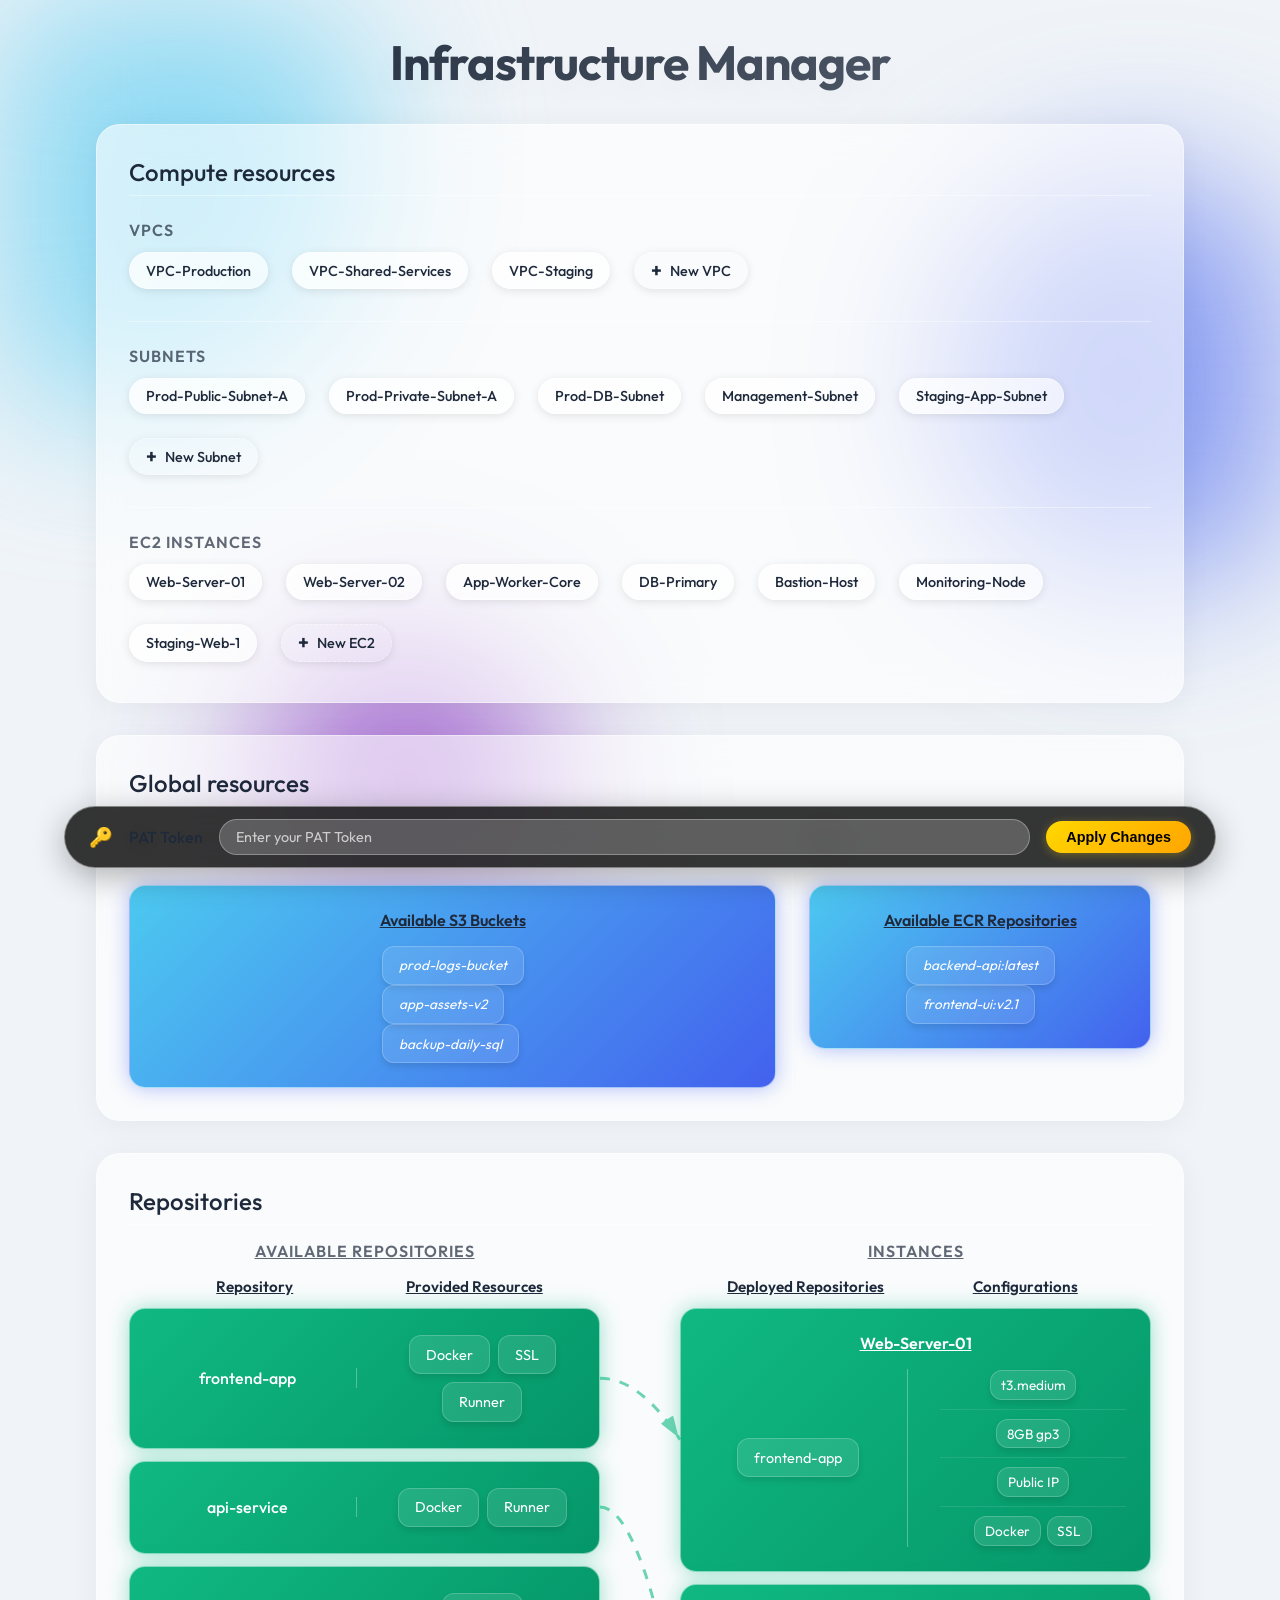
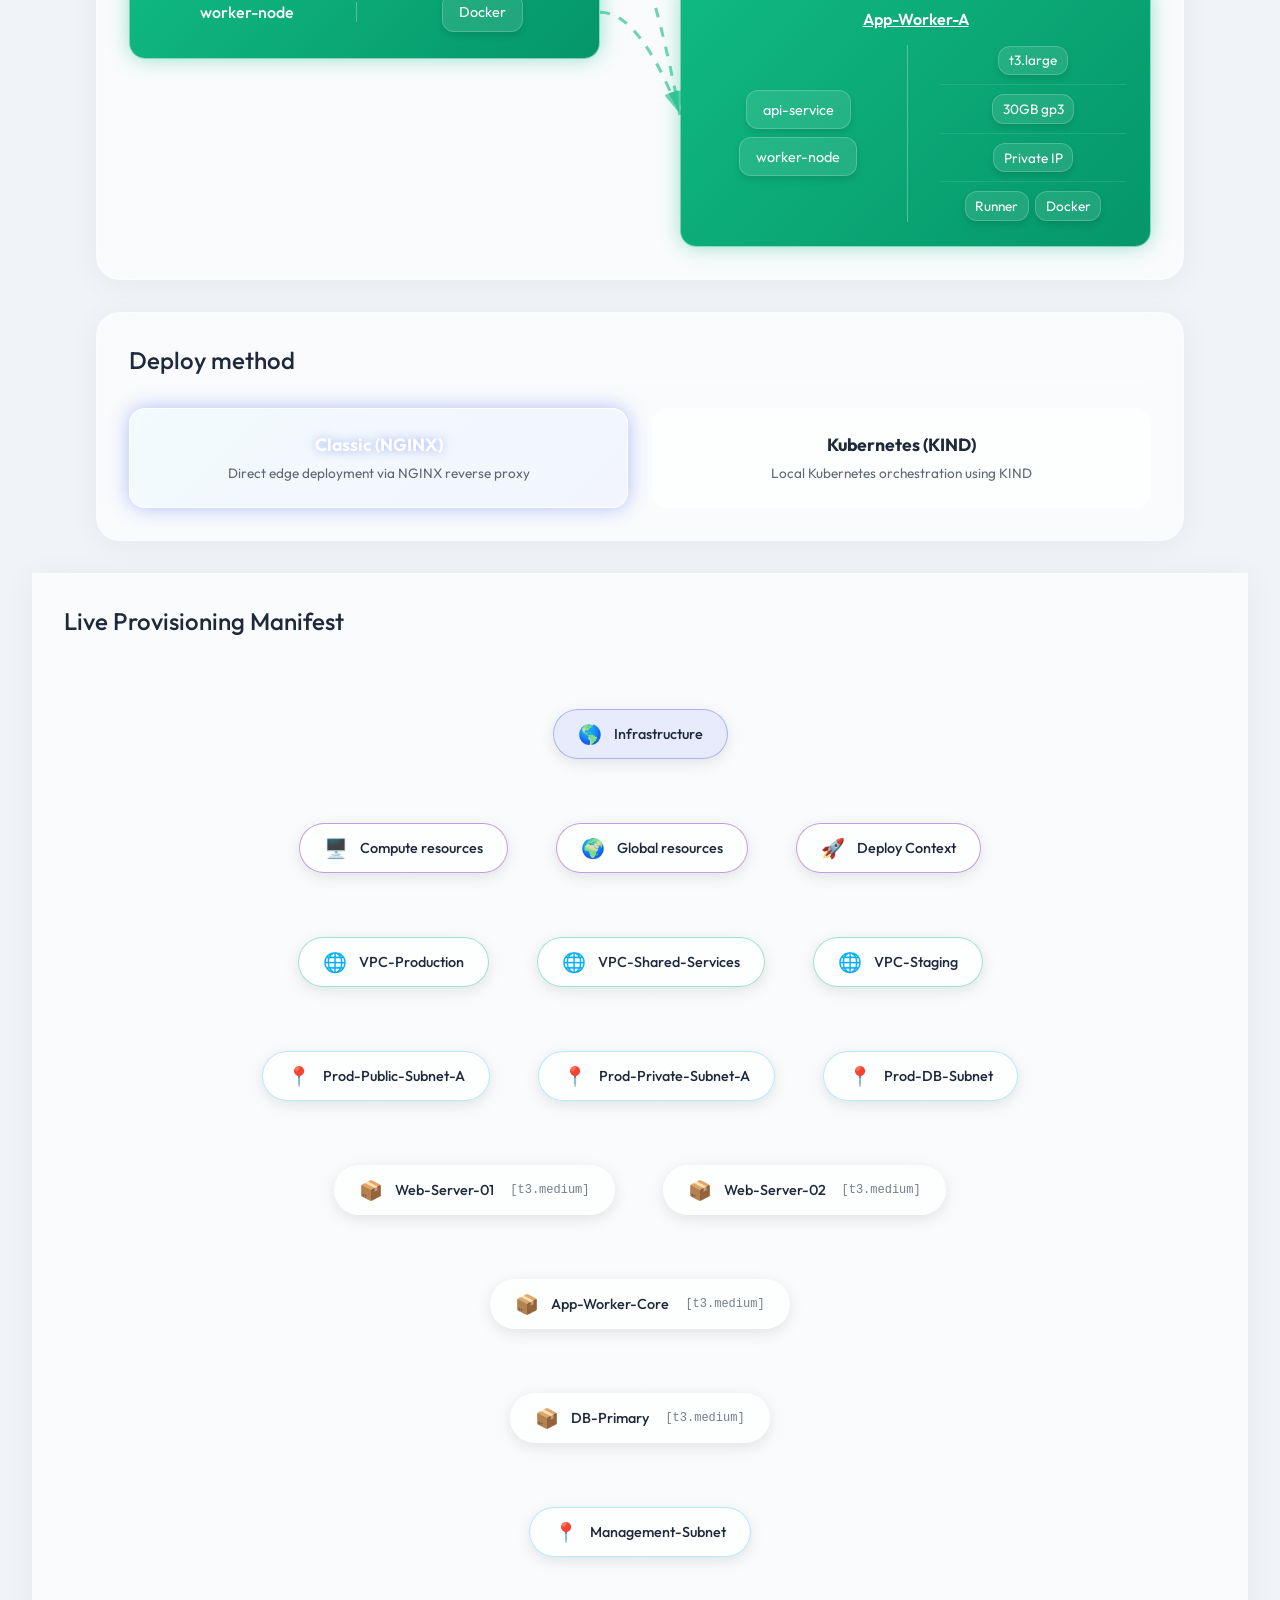
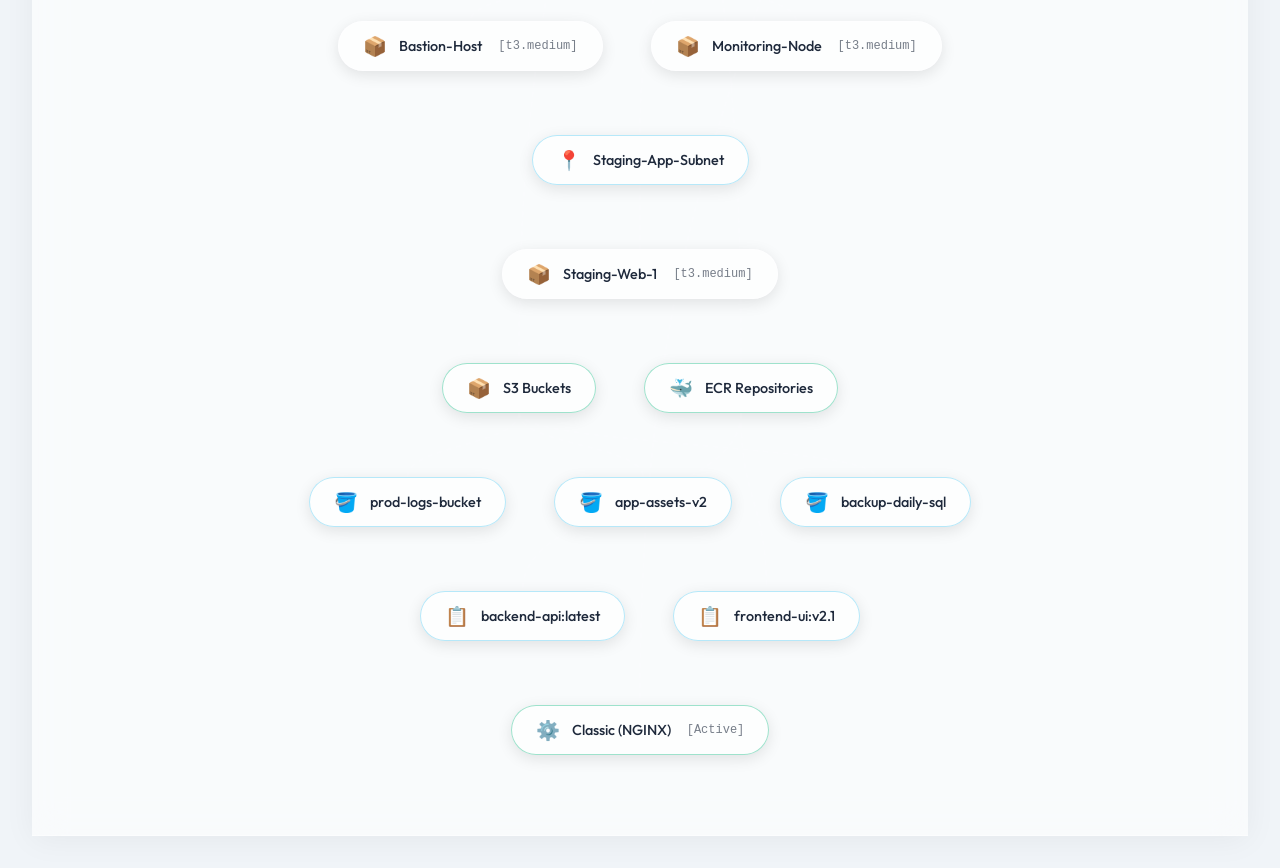
<file: docs/index.html>
<!DOCTYPE html>
<html lang="en">

<head>
    <meta charset="UTF-8">
    <meta name="viewport" content="width=device-width, initial-scale=1.0">
    <meta name="color-scheme" content="light dark">
    <title>Infrastructure Manager</title>
    <link rel="preconnect" href="https://fonts.googleapis.com">
    <link rel="preconnect" href="https://fonts.gstatic.com" crossorigin>
    <link href="https://fonts.googleapis.com/css2?family=Outfit:wght@300;400;500;600;700&display=swap" rel="stylesheet">
    <link rel="stylesheet" href="styles.css">
</head>

<body>
    <div class="background-blobs">
        <div class="blob blob-1"></div>
        <div class="blob blob-2"></div>
        <div class="blob blob-3"></div>
    </div>

    <div class="glass-container">
        <header>
            <h1 class="page-title">Infrastructure Manager</h1>
        </header>

        <main class="grid-layout">
            <section class="glass-card">
                <h2>Compute resources</h2>
                <div class="resource-group">
                    <h3 class="group-label">VPCs</h3>
                    <div class="chip-container" id="vpc-chips">
                    </div>
                </div>

                <div class="resource-group">
                    <h3 class="group-label">Subnets</h3>
                    <div class="chip-container" id="subnet-chips">
                    </div>
                </div>

                <div class="resource-group">
                    <h3 class="group-label">EC2 Instances</h3>
                    <div class="chip-container" id="ec2-chips">
                    </div>
                </div>
            </section>

            <section class="glass-card">
                <h2>Global resources</h2>
                <div class="global-resources-split">
                    <div class="global-section">
                        <div class="global-section-header">
                            <div style="display: flex; align-items: center;">
                                <h3 class="group-label" style="margin-bottom: 0;">S3</h3>
                                <span id="s3-help-icon"></span>
                            </div>
                            <div id="s3-counter"></div>
                        </div>
                        <div class="chip-container" id="s3-chips"></div>
                        <div class="active-blue-container" id="s3-available-container" style="margin-top: 1rem;">
                            <div
                                style="font-weight: 600; margin-bottom: 0.5rem; text-decoration: underline; text-align: center;">
                                Available
                                S3 Buckets</div>
                            <div id="s3-available-list"
                                style="color: var(--text-muted); font-style: italic; text-align: center;">No
                                resources created yet</div>
                        </div>
                    </div>
                    <div class="global-section">
                        <div class="global-section-header">
                            <div style="display: flex; align-items: center;">
                                <h3 class="group-label" style="margin-bottom: 0;">ECR</h3>
                                <span id="ecr-help-icon"></span>
                            </div>
                            <div id="ecr-counter"></div>
                        </div>
                        <div class="chip-container" id="ecr-chips"></div>
                        <div class="active-blue-container" id="ecr-available-container" style="margin-top: 1rem;">
                            <div
                                style="font-weight: 600; margin-bottom: 0.5rem; text-decoration: underline; text-align: center;">
                                Available
                                ECR Repositories</div>
                            <div id="ecr-available-list"
                                style="color: var(--text-muted); font-style: italic; text-align: center;">No
                                resources created yet</div>
                        </div>
                    </div>
                </div>
            </section>

            <section class="glass-card">
                <h2>Repositories</h2>
                <div class="repositories-layout" style="position: relative;">
                    <!-- SVG Overlay for connections -->
                    <svg id="connection-svg"
                        style="position: absolute; top: 0; left: 0; width: 100%; height: 100%; pointer-events: none; z-index: 10;">
                        <defs>
                            <marker id="arrowhead" markerWidth="10" markerHeight="7" refX="10" refY="3.5" orient="auto">
                                <path d="M 2 1.5 Q 2 1 2.5 1.2 L 8.5 3.3 Q 9 3.5 8.5 3.7 L 2.5 5.8 Q 2 6 2 5.5 Z"
                                    fill="#10b981" />
                            </marker>
                        </defs>


                    </svg>

                    <!-- Available Repositories Section -->
                    <div class="repo-column" style="position: relative; z-index: 2;">
                        <h3 class="group-label"
                            style="text-align: center; text-decoration: underline; margin-bottom: 1rem;">Available
                            repositories</h3>

                        <!-- Table Header -->
                        <div class="table-header-row">
                            <div class="header-item">Repository</div>
                            <div class="header-item">Provided Resources</div>
                        </div>

                        <!-- Container List (will be populated dynamically) -->
                        <div id="available-repos-list" class="repo-rows-container">
                            <!-- Placeholder when empty -->
                            <div class="active-green-container placeholder-row" style="margin-top: 0;">
                                <div
                                    style="color: var(--text-muted); font-style: italic; text-align: center; width: 100%;">
                                    No repositories available yet</div>
                            </div>
                        </div>
                    </div>


                    <!-- Instances Section -->
                    <div class="repo-column" style="position: relative; z-index: 2;">
                        <h3 class="group-label"
                            style="text-align: center; text-decoration: underline; margin-bottom: 1rem;">Instances</h3>

                        <!-- Table Header -->
                        <div class="table-header-row">
                            <div class="header-item">Deployed Repositories</div>
                            <div class="header-item">Configurations</div>
                        </div>

                        <!-- Dynamic Instances List -->
                        <div id="instances-list-container" class="repo-rows-container">
                            <!-- Placeholder -->
                            <div class="active-green-container placeholder-row" style="margin-top: 0;">
                                <div
                                    style="color: var(--text-muted); font-style: italic; text-align: center; width: 100%;">
                                    No instances available yet</div>
                            </div>
                        </div>
                    </div>
                </div>
            </section>

            <section class="glass-card">
                <h2>Deploy method</h2>
                <div class="deploy-method-container">
                    <div class="deploy-option active" id="deploy-classic" onclick="selectDeployMethod('classic')">
                        <div class="option-title">Classic (NGINX)</div>
                        <div class="option-description">Direct edge deployment via NGINX reverse proxy</div>
                    </div>
                    <div class="deploy-option" id="deploy-kubernetes" onclick="selectDeployMethod('kubernetes')">
                        <div class="option-title">Kubernetes (KIND)</div>
                        <div class="option-description">Local Kubernetes orchestration using KIND</div>
                    </div>
                </div>
            </section>


            <section class="glass-card full-width">
                <h2>Live Provisioning Manifest</h2>
                <div id="manifest-tree-root" class="manifest-tree-container">
                    <svg id="manifest-svg" class="manifest-svg-layer"></svg>
                    <!-- Tree levels will be rendered here -->
                </div>

            </section>

        </main>

        <!-- Floating PAT Token Bar -->
        <div class="pat-floating-bar glass-panel">
            <span class="pat-icon">🔑</span>
            <span class="pat-label">PAT Token</span>
            <input type="password" class="glass-input pat-input" placeholder="Enter your PAT Token"
                aria-label="PAT Token">
            <button class="glass-btn primary-btn pat-apply-btn">Apply Changes</button>
        </div>
    </div>

    <script src="script.js"></script>
</body>

</html>
</file>
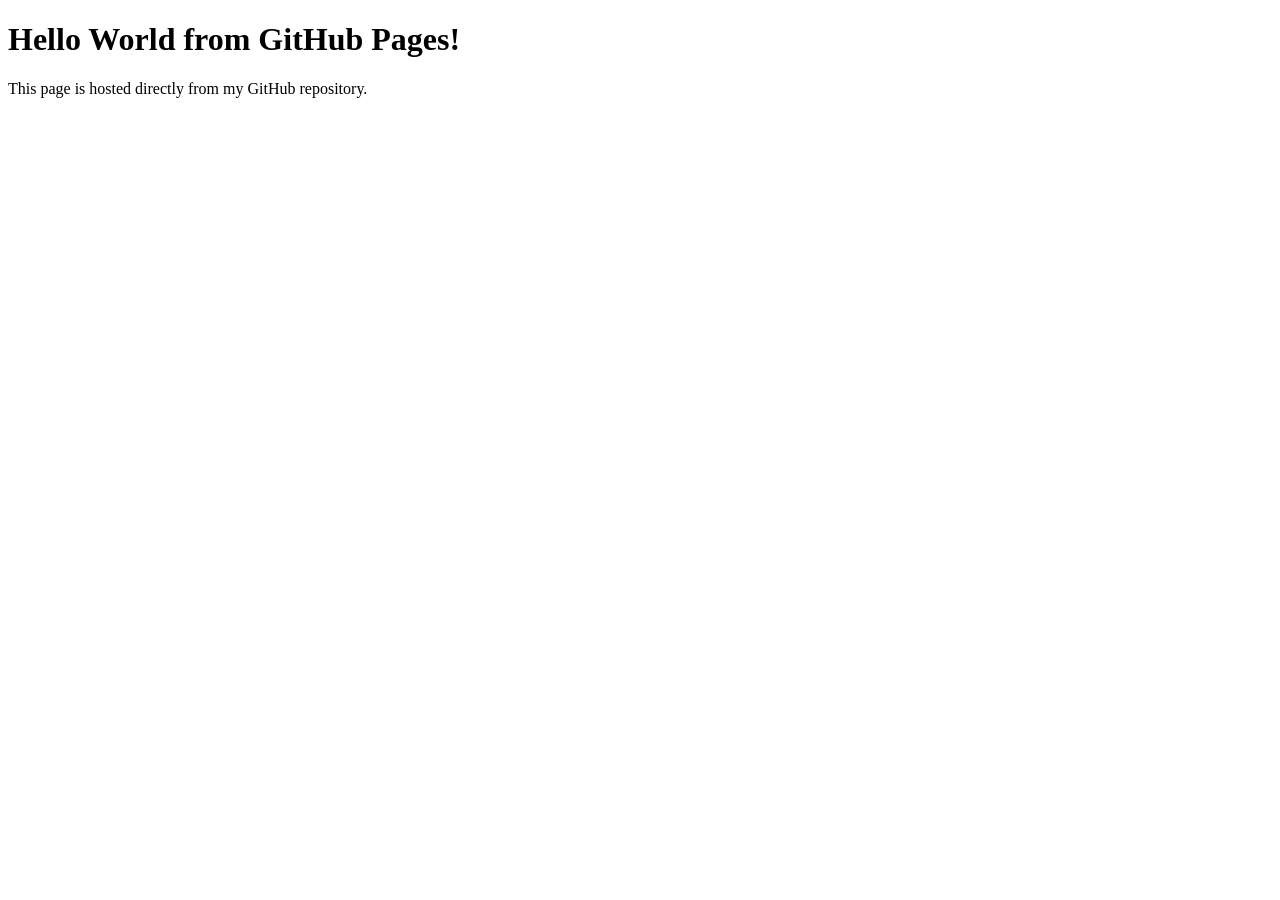
<file: githubPage/index.html>
<!DOCTYPE html>
<html lang="en">
<head>
    <meta charset="UTF-8">
    <title>My GitHub Page</title>
</head>
<body>
    <h1>Hello World from GitHub Pages!</h1>
    <p>This page is hosted directly from my GitHub repository.</p>
</body>
</html>
</file>
<file: docs/styles.css>
:root {
    /* Core - Default (Dark Mode) */
    --primary-font: 'Outfit', sans-serif;
    --bg-color: #0f172a;
    --glass-bg: rgba(255, 255, 255, 0.05);
    --glass-border: rgba(255, 255, 255, 0.1);
    --glass-highlight: rgba(255, 255, 255, 0.2);
    --text-color: #ffffff;
    --text-muted: rgba(255, 255, 255, 0.7);
    --shadow-color: rgba(0, 0, 0, 0.1);

    /* Blobs */
    --blob-color-1: #4361ee;
    --blob-color-2: #3a0ca3;
    --blob-color-3: #7209b7;

    /* Green Blobs for Repositories */
    --green-blob-1: #10b981;
    --green-blob-2: #059669;

    /* Functional */
    --input-bg: rgba(255, 255, 255, 0.1);
    --input-border: rgba(255, 255, 255, 0.3);

    /* Validation */
    --success-bg: rgba(16, 185, 129, 0.2);
    --success-border: rgba(16, 185, 129, 0.5);
    --error-bg: rgba(239, 68, 68, 0.2);
    --error-border: rgba(239, 68, 68, 0.5);
}

@media (prefers-color-scheme: light) {
    :root {
        /* Core - Light Mode */
        --bg-color: #f0f4f8;
        /* Light blue-ish gray */
        --glass-bg: rgba(255, 255, 255, 0.6);
        /* More opaque for light mode */
        --glass-border: rgba(255, 255, 255, 0.4);
        --glass-highlight: rgba(255, 255, 255, 0.8);
        --text-color: #1e293b;
        /* Slate 800 */
        --text-muted: rgba(30, 41, 59, 0.7);
        --shadow-color: rgba(0, 0, 0, 0.05);

        /* Blobs - Slightly lighter/more pastel or keep vibrant? 
           Keeping vibrant but adjusting opacity in usage if needed, 
           or we can shift colors slightly. */
        --blob-color-1: #4cc9f0;
        --blob-color-2: #4361ee;
        --blob-color-3: #7209b7;

        /* Functional */
        --input-bg: rgba(255, 255, 255, 0.5);
        --input-border: rgba(148, 163, 184, 0.4);

        /* Validation - Light Mode Adjustments */
        --success-bg: rgba(16, 185, 129, 0.15);
        --success-border: rgba(16, 185, 129, 0.8);
        --error-bg: rgba(239, 68, 68, 0.15);
        --error-border: rgba(239, 68, 68, 0.8);
    }
}

* {
    margin: 0;
    padding: 0;
    box-sizing: border-box;
}

body {
    font-family: var(--primary-font);
    background-color: var(--bg-color);
    /* Dark base */
    color: var(--text-color);
    min-height: 100vh;
    overflow-x: hidden;
    position: relative;
}

/* Liquid Background Animation */
.background-blobs {
    position: fixed;
    top: 0;
    left: 0;
    width: 100%;
    height: 100%;
    z-index: -1;
    overflow: hidden;
    filter: blur(80px);
}

.blob {
    position: absolute;
    border-radius: 50%;
    opacity: 0.6;
    animation: float 10s infinite ease-in-out alternate;
}

.blob-1 {
    width: 500px;
    height: 500px;
    background: var(--blob-color-1);
    top: -10%;
    left: -10%;
}

.blob-2 {
    width: 400px;
    height: 400px;
    background: var(--blob-color-2);
    top: 20%;
    right: -5%;
    animation-duration: 12s;
    animation-delay: -2s;
}

.blob-3 {
    width: 300px;
    height: 300px;
    background: var(--blob-color-3);
    bottom: -5%;
    left: 20%;
    animation-duration: 8s;
    animation-delay: -4s;
}

@keyframes float {
    0% {
        transform: translate(0, 0) scale(1);
    }

    100% {
        transform: translate(30px, 50px) scale(1.1);
    }
}

/* Glassmorphism Container */
.glass-container {
    width: 90%;
    margin: 0 auto;
    padding: 2rem;
    z-index: 1;
}

header {
    margin-bottom: 2rem;
    text-align: center;
}

.page-title {
    font-size: 3rem;
    font-weight: 700;
    letter-spacing: -1px;
    background: linear-gradient(135deg, var(--text-color) 0%, var(--text-muted) 100%);
    -webkit-background-clip: text;
    background-clip: text;
    -webkit-text-fill-color: transparent;
    text-shadow: 0 10px 30px var(--shadow-color);
}

/* Grid Layout */
.grid-layout {
    display: flex;
    flex-direction: column;
    gap: 2rem;
}

.glass-card {
    background: var(--glass-bg);
    backdrop-filter: blur(16px);
    -webkit-backdrop-filter: blur(16px);
    border: 1px solid var(--glass-border);
    border-radius: 24px;
    padding: 2rem;
    box-shadow: 0 4px 30px var(--shadow-color);
    transition: transform 0.3s ease, box-shadow 0.3s ease;
    width: 100%;
    position: relative;
    z-index: 1;
}

.glass-card:hover {
    transform: translateY(-5px);
    box-shadow: 0 10px 40px rgba(0, 0, 0, 0.2);
    border-color: var(--glass-highlight);
    z-index: 100;
    /* Ensure tooltips show above other cards */
}

h2 {
    font-size: 1.5rem;
    margin-bottom: 1rem;
    font-weight: 500;
    color: var(--text-color);
    border-bottom: 1px solid var(--glass-border);
    padding-bottom: 0.5rem;
}

.content-placeholder {
    height: 100px;
    background: rgba(255, 255, 255, 0.02);
    border-radius: 12px;
}

/* Chips/Resource Styling */
.resource-group {
    margin-top: 1.5rem;
    padding-bottom: 1.5rem;
    border-bottom: 1px solid var(--glass-border);
}

.resource-group:last-child {
    border-bottom: none;
    padding-bottom: 0;
}

.group-label {
    font-size: 1rem;
    color: var(--text-muted);
    margin-bottom: 0.75rem;
    text-transform: uppercase;
    letter-spacing: 1px;
    font-weight: 600;
}

.chip-container {
    display: flex;
    flex-wrap: wrap;
    gap: 1rem;
}

.glass-chip {
    padding: 0.5rem 1rem;
    border-radius: 9999px;
    /* Pill shape */
    background: linear-gradient(145deg, var(--glass-highlight), var(--glass-bg));
    border: 1px solid var(--glass-border);
    color: var(--text-color);
    font-size: 0.9rem;
    font-weight: 500;
    cursor: pointer;
    transition: all 0.3s cubic-bezier(0.4, 0, 0.2, 1);
    user-select: none;
    display: inline-flex;
    align-items: center;
    gap: 0.5rem;
    box-shadow: 0 2px 10px rgba(0, 0, 0, 0.1);
    margin-right: 0.5rem;
    margin-bottom: 0.5rem;
}

.glass-chip:hover {
    background: linear-gradient(145deg, var(--glass-highlight), var(--glass-bg));
    border-color: var(--text-color);
    transform: translateY(-2px);
    box-shadow: 0 5px 15px rgba(0, 0, 0, 0.2);
}

.glass-chip.active {
    background: linear-gradient(135deg, var(--blob-color-1), var(--blob-color-2));
    border-color: rgba(255, 255, 255, 0.5);
    box-shadow: 0 0 20px rgba(67, 97, 238, 0.4);
    text-shadow: 0 1px 2px rgba(0, 0, 0, 0.3);
}

.new-vpc-chip {
    background: transparent;
    border: 1px dashed rgba(255, 255, 255, 0.4);
}

.new-vpc-chip:hover {
    background: var(--glass-highlight);
    border-color: var(--text-color);
}

.new-resource-input-container {
    margin-top: 1rem;
    animation: fadeIn 0.3s ease;
    position: relative;
    /* Context for tooltip positioning */
    display: block;
    width: 100%;
    box-sizing: border-box;
    /* Wrap input tightly */
}

.glass-input {
    background: var(--input-bg);
    border: 1px solid var(--input-border);
    color: var(--text-color);
    padding: 0.5rem 1rem;
    border-radius: 9999px;
    font-family: var(--primary-font);
    font-size: 0.9rem;
    outline: none;
    width: 250px;
    /* Increased width for better typing */
}

.help-icon {
    display: inline-flex;
    align-items: center;
    justify-content: center;
    width: 24px;
    height: 24px;
    background: var(--glass-bg);
    border: 1px solid var(--glass-border);
    border-radius: 50%;
    margin-left: 0.75rem;
    font-size: 0.8rem;
    font-weight: bold;
    color: var(--text-muted);
    cursor: help;
    transition: all 0.2s ease;
}

.help-icon:hover {
    background: var(--glass-highlight);
    border-color: var(--text-color);
    color: var(--text-color);
}

.confirm-icon {
    display: inline-flex;
    align-items: center;
    justify-content: center;
    width: 24px;
    height: 24px;
    border-radius: 50%;
    margin-left: 0.5rem;
    font-size: 0.8rem;
    font-weight: bold;
    color: #fff;
    cursor: default;
    /* Default to not clickable until valid */
    transition: all 0.2s ease;
    border: 1px solid transparent;
}

.confirm-icon.valid {
    background: var(--success-bg);
    /* Green-500 equivalent */
    border-color: var(--success-border);
    cursor: pointer;
}

.confirm-icon.valid:hover {
    background: var(--success-bg);
    filter: brightness(1.2);
    transform: scale(1.1);
}

.confirm-icon.invalid {
    background: var(--error-bg);
    /* Red-500 equivalent */
    border-color: var(--error-border);
    cursor: not-allowed;
}

.confirm-icon.invalid:hover {
    background: rgba(239, 68, 68, 0.4);
}

.glass-tooltip {
    position: absolute;
    top: 100%;
    left: 260px;
    /* Position to the right or aligned with icon - adjusting to avoid overlap */
    margin-top: 0.5rem;
    background: rgba(15, 23, 42, 0.95);
    backdrop-filter: blur(10px);
    border: 1px solid var(--glass-border);
    padding: 1rem;
    border-radius: 12px;
    font-size: 0.8rem;
    line-height: 1.4;
    color: #cbd5e1;
    width: max-content;
    max-width: 300px;
    z-index: 100;
    box-shadow: 0 4px 20px rgba(0, 0, 0, 0.5);
    pointer-events: none;

    /* Hide by default */
    opacity: 0;
    visibility: hidden;
    transform: translateY(-5px);
    transition: all 0.2s ease;
}

/* Show on hover of the help icon (previous sibling) */
.help-icon:hover+.glass-tooltip {
    opacity: 1;
    visibility: visible;
    transform: translateY(0);
}

.glass-tooltip strong {
    color: #fff;
    display: block;
    margin-bottom: 0.5rem;
    border-bottom: 1px solid rgba(255, 255, 255, 0.1);
    padding-bottom: 0.25rem;
}

.glass-input:focus {
    border-color: #4361ee;
    background: rgba(255, 255, 255, 0.15);
}

.plus-icon {
    font-size: 1.2rem;
    font-weight: 700;
    line-height: 1;
}

/* Responsive */
@media (max-width: 768px) {
    .glass-container {
        width: 95%;
    }

    .page-title {
        font-size: 2rem;
    }
}

/* CIDR Input Styling */
.cidr-container {
    display: flex;
    align-items: center;
    gap: 1.5rem;
    margin-top: 1rem;
    width: 100%;
    flex-wrap: wrap;
    padding-left: 0.5rem;
    animation: fadeIn 0.3s ease;
}

.cidr-label {
    font-weight: 600;
    color: var(--text-muted);
    font-size: 0.9rem;
}

.cidr-radio-group {
    display: flex;
    gap: 1rem;
    align-items: center;
    border-right: 1px solid var(--glass-border);
    padding-right: 1.5rem;
}

/* Remove border from last group if needed, but we have 2 groups then input */
.cidr-radio-group:last-of-type {
    border-right: none;
    padding-right: 0;
}

.radio-wrapper {
    display: flex;
    align-items: center;
    gap: 0.5rem;
    color: var(--text-color);
    font-size: 0.9rem;
    cursor: pointer;
}

.radio-wrapper input[type="radio"] {
    appearance: none;
    -webkit-appearance: none;
    width: 16px;
    height: 16px;
    border: 1px solid var(--glass-border);
    border-radius: 50%;
    background: var(--input-bg);
    position: relative;
    cursor: pointer;
    transition: all 0.2s ease;
}

.radio-wrapper input[type="radio"]:checked {
    border-color: var(--blob-color-1);
    background: var(--blob-color-1);
}

.radio-wrapper input[type="radio"]:checked::after {
    content: '';
    position: absolute;
    top: 50%;
    left: 50%;
    transform: translate(-50%, -50%);
    width: 6px;
    height: 6px;
    background: #fff;
    border-radius: 50%;
}

.cidr-input {
    width: 150px;
    /* Smaller than main name input */
    font-family: monospace;
    font-size: 0.85rem;
    padding: 0.4rem 0.8rem;
}

.active-blue-container {
    background: linear-gradient(135deg, var(--blob-color-1), var(--blob-color-2));
    border: 1px solid rgba(255, 255, 255, 0.5);
    box-shadow: 0 0 20px rgba(67, 97, 238, 0.4);
    border-radius: 16px;
    padding: 1.5rem;
    display: flex;
    flex-direction: column;
    gap: 0.5rem;
    align-items: flex-start;
    animation: fadeIn 0.3s ease;
    margin-top: 1rem;
    width: 100%;
    box-sizing: border-box;
}

/* Adjustments for elements inside the blue container */
.active-blue-container .glass-input {
    background: rgba(255, 255, 255, 0.2);
    border-color: rgba(255, 255, 255, 0.5);
    color: #fff;
}

.active-blue-container .glass-input::placeholder {
    color: rgba(255, 255, 255, 0.6);
}

.active-blue-container .help-icon {
    background: rgba(255, 255, 255, 0.2);
    border-color: rgba(255, 255, 255, 0.5);
    color: #fff;
}

.active-blue-container .cidr-label,
.active-blue-container .radio-wrapper {
    color: #fff;
}

.active-blue-container .radio-wrapper input[type="radio"] {
    background: rgba(255, 255, 255, 0.2);
    border-color: rgba(255, 255, 255, 0.5);
    color: #fff;
}

.active-blue-container .radio-wrapper input[type="radio"]:checked {
    background: #fff;
    border-color: #fff;
}

.active-blue-container .radio-wrapper input[type="radio"]:checked::after {
    background: var(--blob-color-1);
}

/* Split Row for EC2 */
.split-row {
    display: flex;
    width: 100%;
    margin-top: 1.5rem;
    border-top: 1px solid rgba(255, 255, 255, 0.1);
    padding-top: 1.5rem;
}

.split-section {
    flex: 1;
    display: flex;
    flex-direction: column;
    gap: 0.5rem;
    padding: 0 1rem;
}

.split-section:first-child {
    border-right: 1px solid rgba(255, 255, 255, 0.1);
}

.section-title {
    font-size: 0.9rem;
    color: #fff;
    margin: 0 0 0.5rem 0;
    font-weight: 700;
    text-transform: uppercase;
    letter-spacing: 0.05em;
    opacity: 0.9;
    text-align: center;
    text-decoration: underline;
    text-underline-offset: 4px;
    /* Added for better legibility */
}

.action-chip {
    background: rgba(255, 255, 255, 0.1);
    border: 1px solid rgba(255, 255, 255, 0.2);
    padding: 0.6rem 1rem;
    border-radius: 12px;
    font-size: 0.85rem;
    color: #fff;
    cursor: pointer;
    transition: all 0.2s ease;
    text-align: center;
    /* Centered text as per usual chip style */
    user-select: none;
    align-self: center;
    width: fit-content;
    box-shadow: 0 4px 6px rgba(0, 0, 0, 0.1);
    /* Added depth */
}

.action-chip:hover {
    background: rgba(255, 255, 255, 0.2);
    transform: translateY(-2px);
    /* Increased lift */
    box-shadow: 0 6px 12px rgba(0, 0, 0, 0.15);
    /* Stronger shadow */
}

.action-chip.selected {
    background: #fff;
    color: var(--blob-color-1);
    /* Invert colors for selected state on blue bg */
    border-color: #fff;
    font-weight: 600;
    box-shadow: 0 4px 10px rgba(0, 0, 0, 0.1);
}

/* Global Resources Split */
.global-resources-split {
    display: flex;
    width: 100%;
}

.global-section {
    display: flex;
    flex-direction: column;
    padding: 0 1rem;
}

.global-section:first-child {
    width: 65%;
    border-right: 1px solid var(--glass-border);
    padding-left: 0;
}

.global-section:last-child {
    width: 35%;
    padding-right: 0;
}

.global-section-header {
    display: flex;
    justify-content: space-between;
    align-items: center;
    margin-bottom: 0.75rem;
    width: 100%;
}

.global-section-header .group-label {
    margin-bottom: 0;
}

/* Counter Widget */
.counter-widget {
    display: flex;
    align-items: center;
    gap: 0.5rem;
    background: rgba(255, 255, 255, 0.05);
    padding: 0.25rem 0.5rem;
    border-radius: 8px;
    border: 1px solid rgba(255, 255, 255, 0.1);
    width: fit-content;
    /* Ensure it doesn't stretch */
}

.counter-btn {
    width: 24px;
    height: 24px;
    border-radius: 50%;
    border: 1px solid rgba(255, 255, 255, 0.2);
    background: rgba(255, 255, 255, 0.1);
    color: #fff;
    font-size: 0.9rem;
    font-weight: 600;
    cursor: pointer;
    display: flex;
    align-items: center;
    justify-content: center;
    transition: all 0.2s ease;
    user-select: none;
}

.counter-btn:hover:not(:disabled) {
    background: rgba(255, 255, 255, 0.3);
    transform: translateY(-2px);
}

.counter-btn:active:not(:disabled) {
    transform: translateY(0);
}

.counter-btn:disabled {
    opacity: 0.5;
    cursor: not-allowed;
    border-color: transparent;
}

.counter-value {
    font-size: 0.9rem;
    font-weight: 600;
    color: #fff;
    min-width: 16px;
    text-align: center;
}

/* Global Resource Inputs */
.global-resource-input {
    width: 100%;
    box-sizing: border-box;
}

/* S3 Three-Section Row */
.s3-input-row {
    display: flex;
    gap: 0.5rem;
    width: 100%;
    align-items: center;
}

.s3-section {
    display: flex;
    align-items: center;
    padding: 0.5rem;
    border-radius: 8px;
    background: rgba(255, 255, 255, 0.05);
    border: 1px solid rgba(255, 255, 255, 0.1);
    color: var(--text-color);
    font-size: 0.9rem;
}

.s3-input-section {
    width: 40%;
    padding: 0;
    background: transparent;
    border: none;
}

.s3-input-section input {
    width: 100%;
}

.s3-random-section {
    width: 20%;
    justify-content: center;
    font-family: monospace;
    font-weight: 600;
}

.s3-result-section {
    width: 40%;
    word-break: break-all;
    font-family: monospace;
}

/* S3 Operators */
.s3-operator {
    display: flex;
    align-items: center;
    justify-content: center;
    font-size: 1.2rem;
    font-weight: 700;
    color: var(--text-color);
    padding: 0 0.5rem;
}

/* Available Resources Containers */
#s3-available-container,
#ecr-available-container {
    align-items: center;
}

/* Green Container for Repositories */
.active-green-container {
    background: linear-gradient(135deg, var(--green-blob-1), var(--green-blob-2));
    border: 1px solid rgba(255, 255, 255, 0.5);
    box-shadow: 0 0 20px rgba(16, 185, 129, 0.4);
    border-radius: 16px;
    padding: 1.5rem;
    display: flex;
    flex-direction: column;
    gap: 0.5rem;
    align-items: center;
    animation: fadeIn 0.3s ease;
    width: 100%;
    box-sizing: border-box;
}

/* Repositories Layout Restructure */
.repositories-layout {
    display: flex;
    width: 100%;
    align-items: flex-start;
    gap: 80px;
    /* Space for SVG lines */
}

.repo-column {
    flex: 1;
    display: flex;
    flex-direction: column;
}

.connection-path {
    stroke-dasharray: 10;
    stroke-dashoffset: 100;
    animation: flow 20s linear infinite;
}

@keyframes flow {
    to {
        stroke-dashoffset: 0;
    }
}

path.connection-path {
    transition: stroke-width 0.3s ease, opacity 0.3s ease;
}

path.connection-path:hover {
    stroke-width: 5;
    opacity: 1 !important;
}

.table-header-row {
    display: flex;
    width: 100%;
    gap: 1rem;
    margin-bottom: 0.75rem;
    padding: 0 1.5rem;
}

.header-item {
    flex: 1;
    font-weight: 600;
    text-decoration: underline;
    text-align: center;
    font-size: 0.95rem;
    color: var(--text-color);
}

.repo-rows-container {
    display: flex;
    flex-direction: column;
    gap: 0.75rem;
    width: 100%;
}

.placeholder-row {
    min-height: 60px;
    justify-content: center;
}

/* Deploy Method Selection Styles */
.deploy-method-container {
    display: flex;
    gap: 1.5rem;
    margin-top: 1.5rem;
}

.deploy-option {
    flex: 1;
    background: var(--glass-bg);
    border: 1px solid var(--glass-border);
    border-radius: 16px;
    padding: 1.5rem;
    cursor: pointer;
    transition: all 0.3s cubic-bezier(0.4, 0, 0.2, 1);
    position: relative;
    overflow: hidden;
    display: flex;
    flex-direction: column;
    gap: 0.5rem;
    align-items: center;
    text-align: center;
}

.deploy-option::before {
    content: '';
    position: absolute;
    top: 0;
    left: 0;
    width: 100%;
    height: 100%;
    background: linear-gradient(135deg, var(--blob-color-1) 0%, var(--blob-color-2) 100%);
    opacity: 0;
    transition: opacity 0.3s ease;
    z-index: -1;
}

.deploy-option:hover {
    transform: translateY(-5px);
    border-color: var(--glass-highlight);
    box-shadow: 0 10px 20px rgba(0, 0, 0, 0.1);
}

.deploy-option.active {
    border-color: rgba(255, 255, 255, 0.5);
    box-shadow: 0 0 20px rgba(67, 97, 238, 0.4);
}

.deploy-option.active::before {
    opacity: 0.15;
}

.deploy-option.active .option-title {
    color: #fff;
    text-shadow: 0 0 10px rgba(67, 97, 238, 0.5);
}

.option-title {
    font-size: 1.1rem;
    font-weight: 700;
    color: var(--text-color);
    transition: color 0.3s ease;
}

.option-description {
    font-size: 0.85rem;
    color: var(--text-muted);
    line-height: 1.4;
}

@media (max-width: 768px) {
    .deploy-method-container {
        flex-direction: column;
    }
}

/* Chip-Based Manifest Topology Styles */
.manifest-tree-container {
    position: relative;
    padding: 3rem 1rem;
    min-height: 400px;
    display: flex;
    flex-direction: column;
    align-items: center;
    gap: 4rem;
    overflow: visible;
}

.manifest-svg-layer {
    position: absolute;
    top: 0;
    left: 0;
    width: 100%;
    height: 100%;
    pointer-events: none;
    z-index: 1;
}

.tree-level {
    display: flex;
    justify-content: center;
    gap: 3rem;
    width: 100%;
    position: relative;
    z-index: 2;
    flex-wrap: wrap;
}

.manifest-chip {
    padding: 0.75rem 1.5rem;
    background: var(--glass-bg);
    border: 1px solid var(--glass-border);
    border-radius: 50px;
    display: flex;
    align-items: center;
    gap: 0.75rem;
    color: var(--text-color);
    font-size: 0.9rem;
    font-weight: 500;
    transition: all 0.3s ease;
    box-shadow: 0 4px 15px rgba(0, 0, 0, 0.1);
    white-space: nowrap;
    cursor: default;
}

.manifest-chip:hover {
    background: rgba(255, 255, 255, 0.1);
    transform: translateY(-2px);
    border-color: var(--glass-highlight);
}

.manifest-chip .chip-icon {
    font-size: 1.2rem;
}

.manifest-chip .chip-meta {
    font-size: 0.75rem;
    opacity: 0.6;
    font-family: monospace;
    margin-left: 0.25rem;
}

/* Level Specific Colors */
.level-0 .manifest-chip {
    border-color: rgba(67, 97, 238, 0.4);
    background: rgba(67, 97, 238, 0.1);
}

.level-1 .manifest-chip {
    border-color: rgba(114, 9, 183, 0.4);
}

.level-2 .manifest-chip {
    border-color: rgba(16, 185, 129, 0.4);
}

.level-3 .manifest-chip {
    border-color: rgba(76, 201, 240, 0.4);
}

.manifest-connection-line {
    fill: none;
    stroke: rgba(255, 255, 255, 0.15);
    stroke-width: 1.5;
    stroke-dasharray: 5, 5;
    animation: dashWorkflow 10s linear infinite;
}

@keyframes dashWorkflow {
    to {
        stroke-dashoffset: -100;
    }
}


/* Floating PAT Token Bar */
.pat-floating-bar {
    position: fixed;
    bottom: 2rem;
    left: 50%;
    transform: translateX(-50%);
    z-index: 1000;
    display: flex;
    align-items: center;
    justify-content: center;
    gap: 1rem;
    padding: 0.75rem 1.5rem;
    border-radius: 50px;
    background: rgba(18, 18, 18, 0.85);
    border: 1px solid var(--glass-border);
    backdrop-filter: blur(12px);
    box-shadow: 0 8px 32px rgba(0, 0, 0, 0.3);
    width: 90%;
    max-width: none;
    animation: slideUp 0.5s ease-out;
}

@keyframes slideUp {
    from {
        transform: translate(-50%, 100px);
        opacity: 0;
    }

    to {
        transform: translate(-50%, 0);
        opacity: 1;
    }
}

.pat-icon {
    font-size: 1.2rem;
}

.pat-label {
    font-weight: 500;
    color: var(--text-color);
    white-space: nowrap;
}

.pat-input {
    flex: 1;
    /* Take up remaining space */
    width: 100%;
    padding: 0.5rem 1rem;
    border-radius: 20px;
    font-size: 0.9rem;
    margin-top: 0;
    /* Override any global input margins */
    background: rgba(255, 255, 255, 0.2);
    /* Lighter background for better contrast against blue */
    color: #fff;
    border: 1px solid rgba(255, 255, 255, 0.3);
}

.pat-input::placeholder {
    color: rgba(255, 255, 255, 0.7);
}

.pat-input:focus {
    width: 100%;
    /* Maintain full width */
    background: rgba(255, 255, 255, 0.3);
    border-color: #fff;
}

.pat-apply-btn {
    padding: 0.5rem 1.25rem;
    border-radius: 20px;
    font-size: 0.9rem;
    white-space: nowrap;
    background: linear-gradient(135deg, #FFD700, #FFA500);
    color: #000;
    font-weight: 600;
    border: none;
    cursor: pointer;
    box-shadow: 0 2px 10px rgba(255, 215, 0, 0.3);
    transition: transform 0.2s ease, box-shadow 0.2s ease;
}

.pat-apply-btn:hover {
    transform: translateY(-2px);
    box-shadow: 0 5px 15px rgba(255, 215, 0, 0.5);
}

/* Full Width Utility to break out of parent container */
.glass-card.full-width {
    width: 95vw;
    margin-left: calc(-47.5vw + 50%);
    margin-right: calc(-47.5vw + 50%);
    border-radius: 0;
    border-left: none;
    border-right: none;
}
</file>
